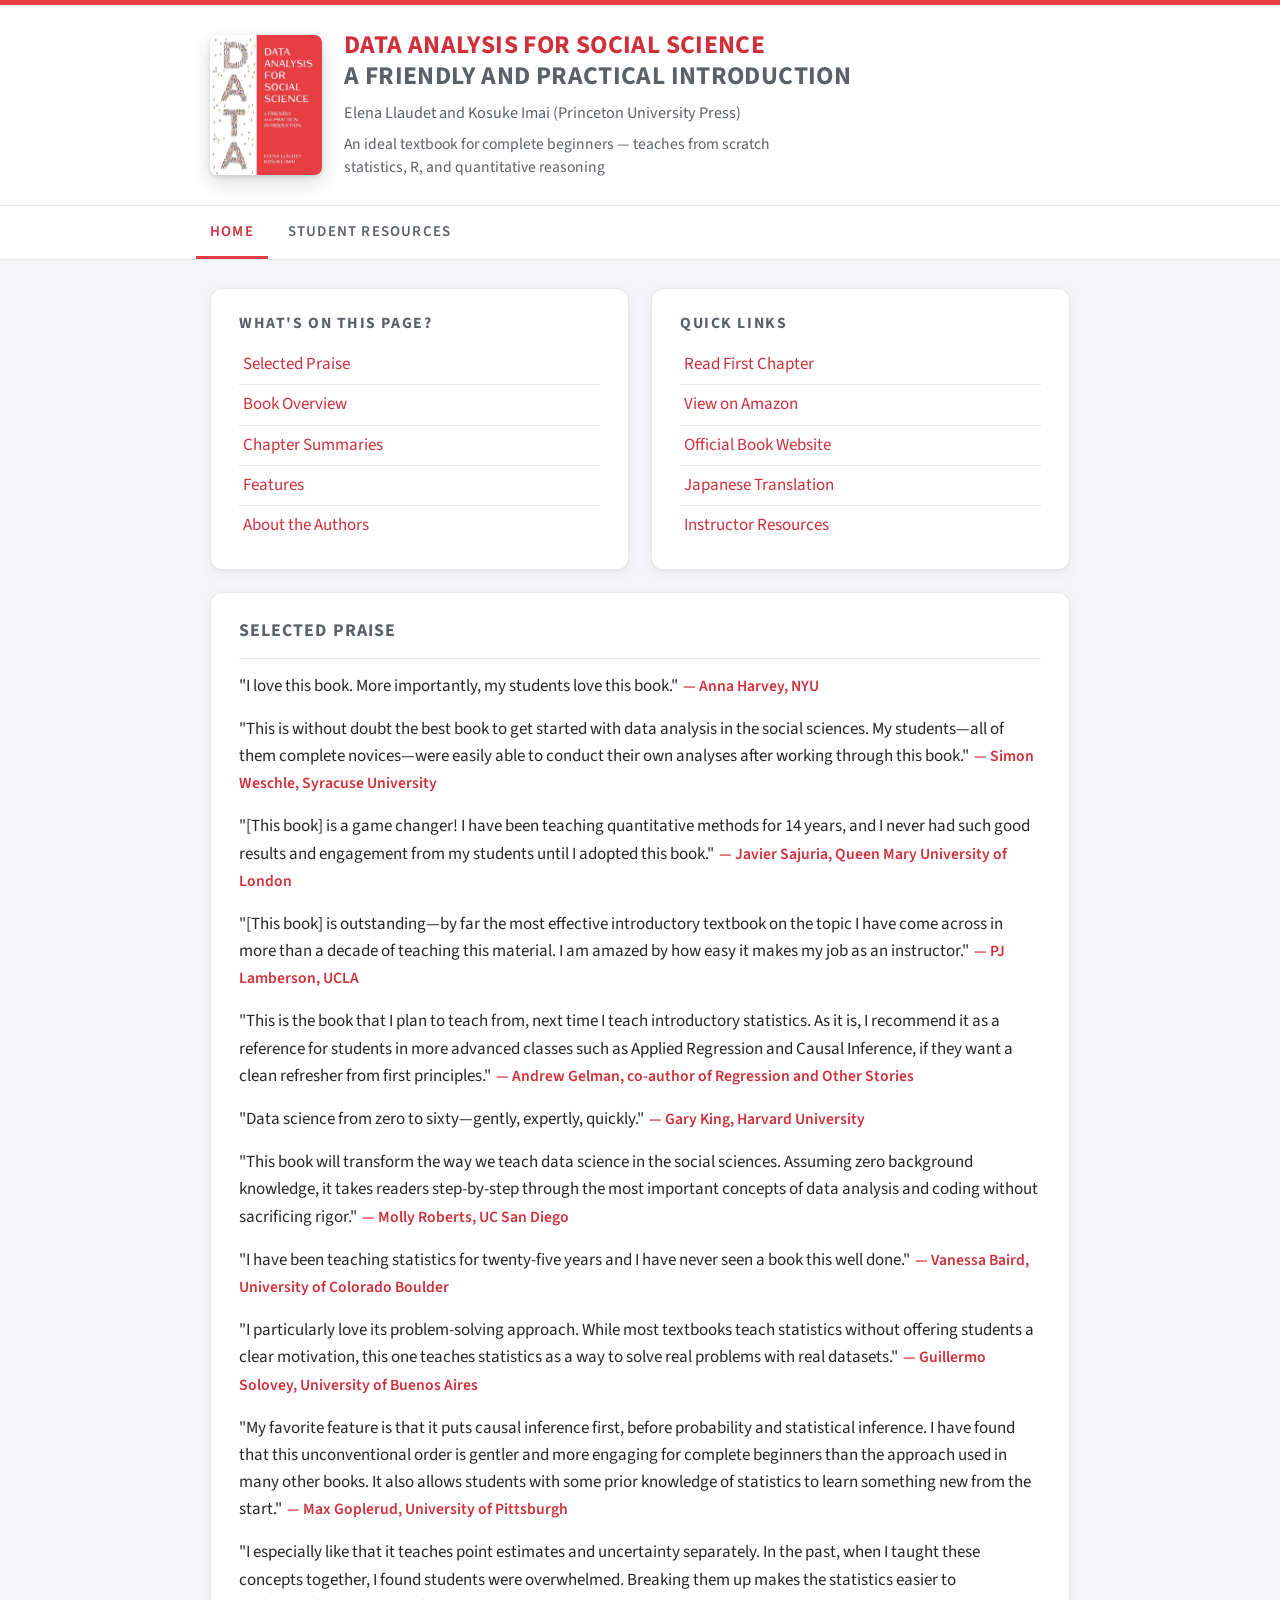
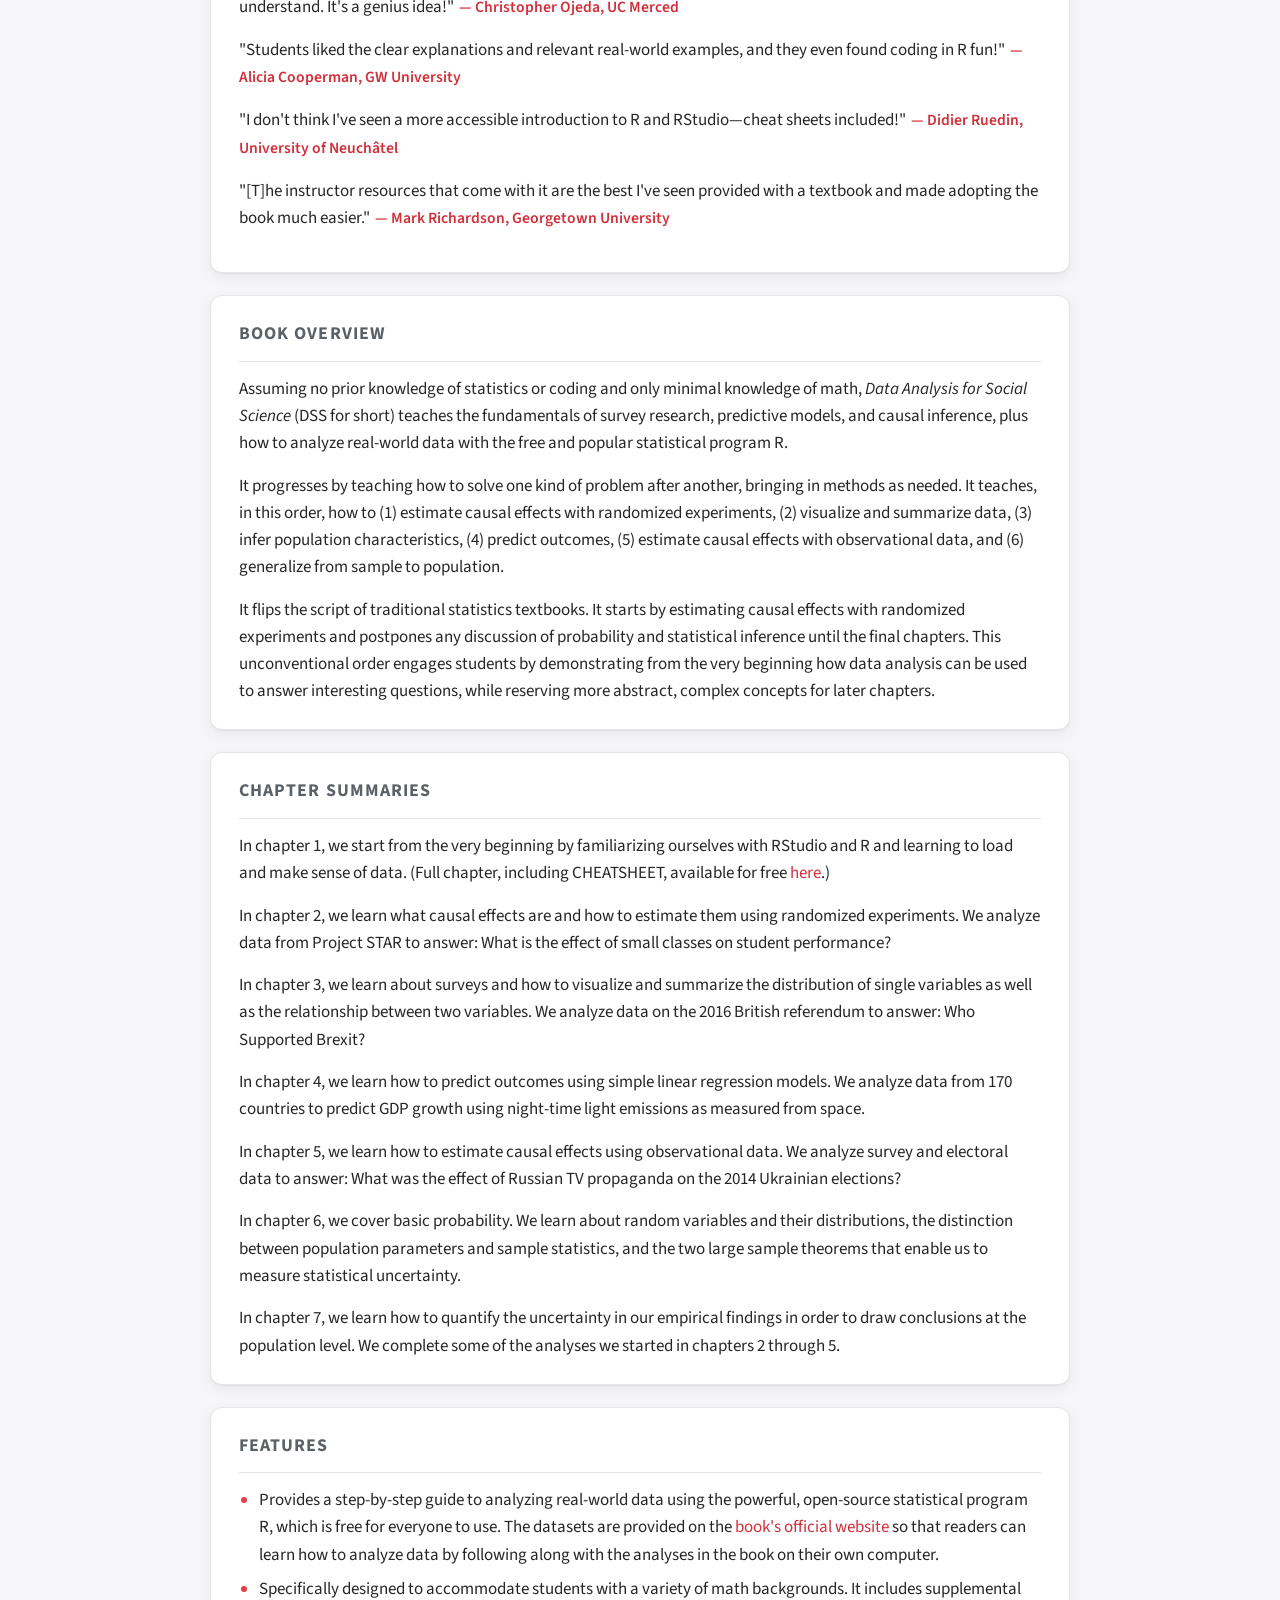
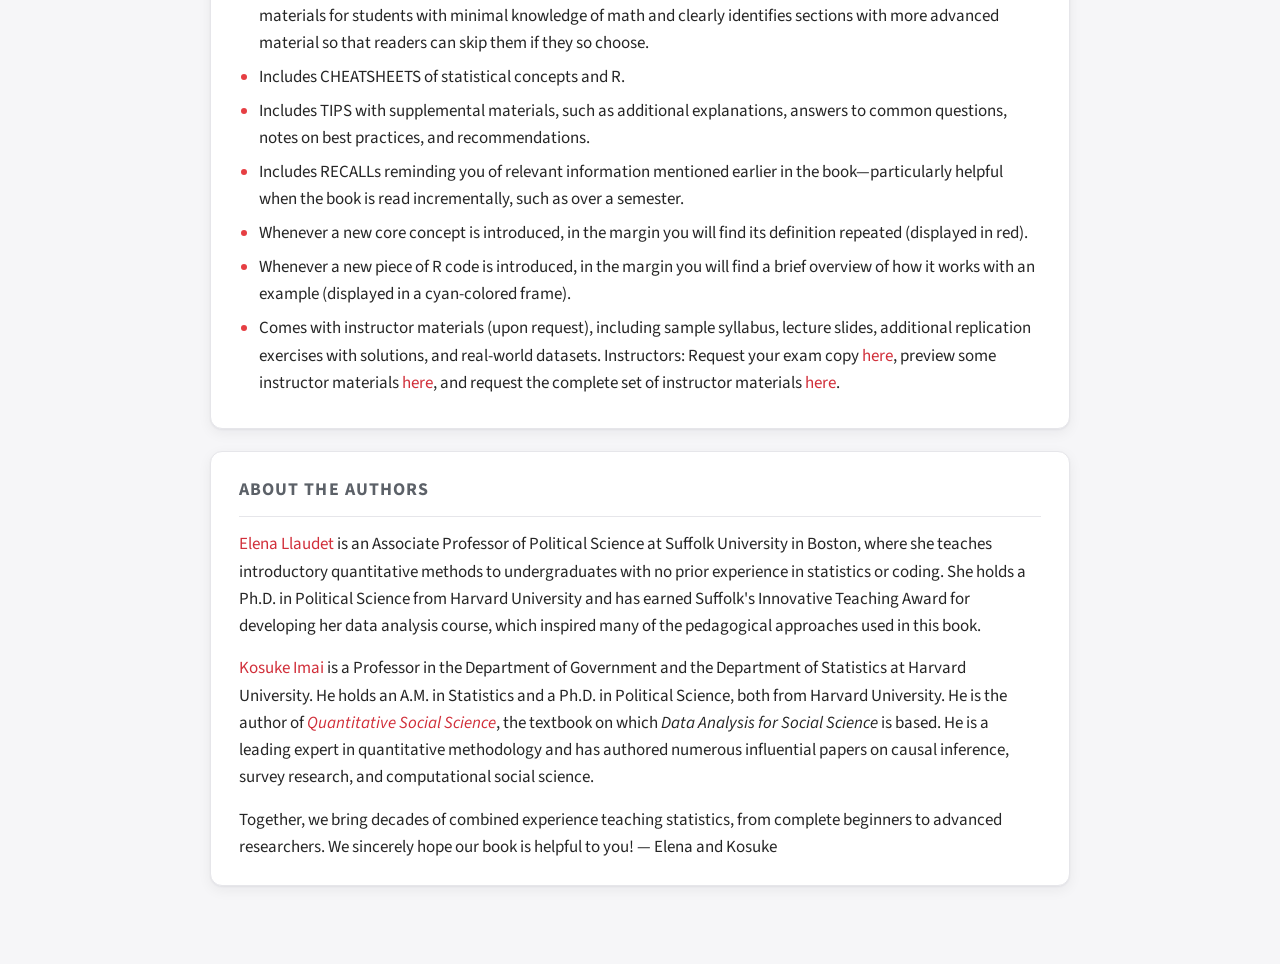
<file: index.html>
<!DOCTYPE html>
<html lang="en">
<head>
    <meta charset="UTF-8">
    <meta name="viewport" content="width=device-width, initial-scale=1.0">
    <title>Data Analysis for Social Science</title>

    <!-- Font (Source Sans 3) and shared styles. All styling lives in styles.css -->
    <link rel="preconnect" href="https://fonts.googleapis.com">
    <link rel="preconnect" href="https://fonts.gstatic.com" crossorigin>
    <link href="https://fonts.googleapis.com/css2?family=Source+Sans+3:ital,wght@0,400;0,600;0,700;1,400&display=swap" rel="stylesheet">
    <link rel="stylesheet" href="styles.css?v=6">

    <!-- Google Analytics Tag -->
    <script async src="https://www.googletagmanager.com/gtag/js?id=G-YEPLTYLL6H"></script>
    <script>
      window.dataLayer = window.dataLayer || [];
      function gtag(){dataLayer.push(arguments);}
      gtag('js', new Date());

      gtag('config', 'G-YEPLTYLL6H');
    </script>
</head>

<!-- Body -->
<body>

    <div class="header">
        <img src="images/DSS_cover.png" alt="Cover of Data Analysis for Social Science">
        <div class="header-content">
            <h1>DATA ANALYSIS FOR SOCIAL SCIENCE</h1>
            <h2>A FRIENDLY AND PRACTICAL INTRODUCTION</h2>
            <h2>Elena Llaudet and Kosuke Imai <span class="press">(Princeton University Press)</span></h2>
            <h3><span class="phone-only">An ideal book for beginners</span><span class="desk-only">An ideal textbook for complete beginners — teaches from scratch<br>statistics, R, and quantitative reasoning</span></h3>
        </div>
    </div>

    <nav class="nav">
        <a href="https://ellaudet.github.io/dss_book/" class="nav-link active">HOME</a>
        <a href="https://ellaudet.github.io/dss_book/student_resources_by_type/" class="nav-link">STUDENT RESOURCES</a>
    </nav>

    <!-- Content Section -->
    <div class="content">
    <div class="main-container">

        <div class="container-row">
            <div class="container-half">
                <p class="eyebrow">What's On This Page?</p>
                <ul class="link-list">
                    <li><a href="#praise">Selected Praise</a></li>
                    <li><a href="#overview">Book Overview</a></li>
                    <li><a href="#chapters">Chapter Summaries</a></li>
                    <li><a href="#features">Features</a></li>
                    <li><a href="#authors">About the Authors</a></li>
                </ul>
            </div>

            <div class="container-half">
                <p class="eyebrow">Quick Links</p>
                <ul class="link-list">
				<li><a href="https://press.princeton.edu/books/paperback/9780691199436/data-analysis-for-social-science#preview" target="_blank">Read First Chapter</a></li>
				<li><a href="https://www.amazon.com/dp/0691199434" target="_blank">View on Amazon</a></li>
				<li><a href="https://press.princeton.edu/books/paperback/9780691199436/data-analysis-for-social-science" target="_blank">Official Book Website</a></li>
				<li><a href="https://www.iwanami.co.jp/book/b656062.html" target="_blank">Japanese Translation</a></li>
				<li><a href="https://ellaudet.github.io/dss_instructor_resources" target="_blank">Instructor Resources</a></li>
			</ul>
            </div>
        </div>

<section class="card">
<h2 class="highlight"><a id="praise">SELECTED PRAISE</a></h2>
<p class="quote">"I love this book. More importantly, my students love this book."<span class="attr">— Anna Harvey, NYU</span></p>
<p class="quote">"This is without doubt the best book to get started with data analysis in the social sciences. My students—all of them complete novices—were easily able to conduct their own analyses after working through this book."<span class="attr">— Simon Weschle, Syracuse University</span></p>
<p class="quote">"[This book] is a game changer! I have been teaching quantitative methods for 14 years, and I never had such good results and engagement from my students until I adopted this book."<span class="attr">— Javier Sajuria, Queen Mary University of London</span></p>
<p class="quote">"[This book] is outstanding—by far the most effective introductory textbook on the topic I have come across in more than a decade of teaching this material. I am amazed by how easy it makes my job as an instructor."<span class="attr">— PJ Lamberson, UCLA</span></p>
<p class="quote">"This is the book that I plan to teach from, next time I teach introductory statistics. As it is, I recommend it as a reference for students in more advanced classes such as Applied Regression and Causal Inference, if they want a clean refresher from first principles."<span class="attr">— Andrew Gelman, co-author of Regression and Other Stories</span></p>
<p class="quote">"Data science from zero to sixty—gently, expertly, quickly."<span class="attr">— Gary King, Harvard University</span></p>
<p class="quote">"This book will transform the way we teach data science in the social sciences. Assuming zero background knowledge, it takes readers step-by-step through the most important concepts of data analysis and coding without sacrificing rigor."<span class="attr">— Molly Roberts, UC San Diego</span></p>
<p class="quote">"I have been teaching statistics for twenty-five years and I have never seen a book this well done."<span class="attr">— Vanessa Baird, University of Colorado Boulder</span></p>
<p class="quote">"I particularly love its problem-solving approach. While most textbooks teach statistics without offering students a clear motivation, this one teaches statistics as a way to solve real problems with real datasets."<span class="attr">— Guillermo Solovey, University of Buenos Aires</span></p>
<p class="quote">"My favorite feature is that it puts causal inference first, before probability and statistical inference. I have found that this unconventional order is gentler and more engaging for complete beginners than the approach used in many other books. It also allows students with some prior knowledge of statistics to learn something new from the start."<span class="attr">— Max Goplerud, University of Pittsburgh</span></p>
<p class="quote">"I especially like that it teaches point estimates and uncertainty separately. In the past, when I taught these concepts together, I found students were overwhelmed. Breaking them up makes the statistics easier to understand. It's a genius idea!"<span class="attr">— Christopher Ojeda, UC Merced</span></p>
<p class="quote">"Students liked the clear explanations and relevant real-world examples, and they even found coding in R fun!"<span class="attr">— Alicia Cooperman, GW University</span></p>
<p class="quote">"I don't think I've seen a more accessible introduction to R and RStudio—cheat sheets included!"<span class="attr">— Didier Ruedin, University of Neuchâtel</span></p>
<p class="quote">"[T]he instructor resources that come with it are the best I've seen provided with a textbook and made adopting the book much easier."<span class="attr">— Mark Richardson, Georgetown University</span></p>
</section>

<section class="card">
<h2 class="highlight"><a id="overview">BOOK OVERVIEW</a></h2>
        <p>Assuming no prior knowledge of statistics or coding and only minimal knowledge of math, <em>Data Analysis for Social Science</em> (DSS for short) teaches the fundamentals of survey research, predictive models, and causal inference, plus how to analyze real-world data with the free and popular statistical program R.</p>
        <p>It progresses by teaching how to solve one kind of problem after another, bringing in methods as needed. It teaches, in this order, how to (1) estimate causal effects with randomized experiments, (2) visualize and summarize data, (3) infer population characteristics, (4) predict outcomes, (5) estimate causal effects with observational data, and (6) generalize from sample to population.</p>
        <p>It flips the script of traditional statistics textbooks. It starts by estimating causal effects with randomized experiments and postpones any discussion of probability and statistical inference until the final chapters. This unconventional order engages students by demonstrating from the very beginning how data analysis can be used to answer interesting questions, while reserving more abstract, complex concepts for later chapters.</p>
</section>

<section class="card">
<h2 class="highlight"><a id="chapters">CHAPTER SUMMARIES</a></h2>
        <p>In chapter 1, we start from the very beginning by familiarizing ourselves with RStudio and R and learning to load and make sense of data. (Full chapter, including CHEATSHEET, available for free <a href="https://press.princeton.edu/books/paperback/9780691199436/data-analysis-for-social-science#preview" target="_blank">here</a>.)</p>
        <p>In chapter 2, we learn what causal effects are and how to estimate them using randomized experiments. We analyze data from Project STAR to answer: What is the effect of small classes on student performance?</p>
        <p>In chapter 3, we learn about surveys and how to visualize and summarize the distribution of single variables as well as the relationship between two variables. We analyze data on the 2016 British referendum to answer: Who Supported Brexit?</p>
        <p>In chapter 4, we learn how to predict outcomes using simple linear regression models. We analyze data from 170 countries to predict GDP growth using night-time light emissions as measured from space.</p>
        <p>In chapter 5, we learn how to estimate causal effects using observational data. We analyze survey and electoral data to answer: What was the effect of Russian TV propaganda on the 2014 Ukrainian elections?</p>
        <p>In chapter 6, we cover basic probability. We learn about random variables and their distributions, the distinction between population parameters and sample statistics, and the two large sample theorems that enable us to measure statistical uncertainty.</p>
        <p>In chapter 7, we learn how to quantify the uncertainty in our empirical findings in order to draw conclusions at the population level. We complete some of the analyses we started in chapters 2 through 5.</p>
</section>

<section class="card">
<h2 class="highlight"><a id="features">FEATURES</a></h2>
        <ul>
            <li><p>Provides a step-by-step guide to analyzing real-world data using the powerful, open-source statistical program R, which is free for everyone to use. The datasets are provided on the <a href="https://press.princeton.edu/student-resources/data-analysis-for-social-science" target="_blank">book's official website</a> so that readers can learn how to analyze data by following along with the analyses in the book on their own computer.</p></li>
            <li><p>Specifically designed to accommodate students with a variety of math backgrounds. It includes supplemental materials for students with minimal knowledge of math and clearly identifies sections with more advanced material so that readers can skip them if they so choose.</p></li>
            <li><p>Includes CHEATSHEETS of statistical concepts and R.</p></li>
            <li><p>Includes TIPS with supplemental materials, such as additional explanations, answers to common questions, notes on best practices, and recommendations.</p></li>
            <li><p>Includes RECALLs reminding you of relevant information mentioned earlier in the book—particularly helpful when the book is read incrementally, such as over a semester.</p></li>
            <li><p>Whenever a new core concept is introduced, in the margin you will find its definition repeated (displayed in red).</p></li>
            <li><p>Whenever a new piece of R code is introduced, in the margin you will find a brief overview of how it works with an example (displayed in a cyan-colored frame).</p></li>
            <li><p>Comes with instructor materials (upon request), including sample syllabus, lecture slides, additional replication exercises with solutions, and real-world datasets. Instructors: Request your exam copy <a href="https://orderexamcopy.com/?CampaignId=d2be8db9-2fa8-4431-99a5-2cc81d4ff9a5&amp;j=633191&amp;sfmc_sub=104343297&amp;l=309_HTML&amp;u=15248376&amp;mid=100015110&amp;jb=51" target="_blank">here</a>, preview some instructor materials <a href="https://ellaudet.github.io/dss_instructor_resources/" target="_blank">here</a>, and request the complete set of instructor materials <a href="https://press.princeton.edu/instructor-resources/data-analysis-for-social-science" target="_blank">here</a>.</p></li>
        </ul>
</section>

<section class="card">
<h2 class="highlight"><a id="authors">ABOUT THE AUTHORS</a></h2>
<p><a href="https://ellaudet.github.io/" target="_blank">Elena Llaudet</a> is an Associate Professor of Political Science at Suffolk University in Boston, where she teaches introductory quantitative methods to undergraduates with no prior experience in statistics or coding. 
	   She holds a Ph.D. in Political Science from Harvard University and has earned Suffolk's Innovative Teaching Award for developing her data analysis course, which inspired many of the pedagogical approaches used in this book.</p>
<p><a href="https://imai.fas.harvard.edu/" target="_blank">Kosuke Imai</a> is a Professor in the Department of Government and the Department of Statistics 
	at Harvard University. He holds an A.M. in Statistics and a Ph.D. in Political Science, both from Harvard University. 
	He is the author of <em><a href="https://press.princeton.edu/books/hardcover/9780691167039/quantitative-social-science" target="_blank">Quantitative Social Science</a></em>, the textbook on which <em>Data Analysis for Social Science</em> is based. 
	He is a leading expert in quantitative methodology and has authored numerous influential papers on causal inference, survey research, and computational social science.</p>
<p>Together, we bring decades of combined experience teaching statistics, from complete beginners to advanced researchers. We sincerely hope our book is helpful to you! — Elena and Kosuke</p>
</section>

    </div>
    </div>

<script>
    // Only add target="_blank" to links that are NOT navigation links and don't start with '#' or 'mailto:'
    document.querySelectorAll('a:not(.nav-link)').forEach(link => {
        // Check if the link does not start with '#' or 'mailto:'
        if (!link.getAttribute('href').startsWith('#') && !link.getAttribute('href').startsWith('mailto:')) {
            link.setAttribute('target', '_blank');
        }
    });
</script>

</body>
</html>
</file>
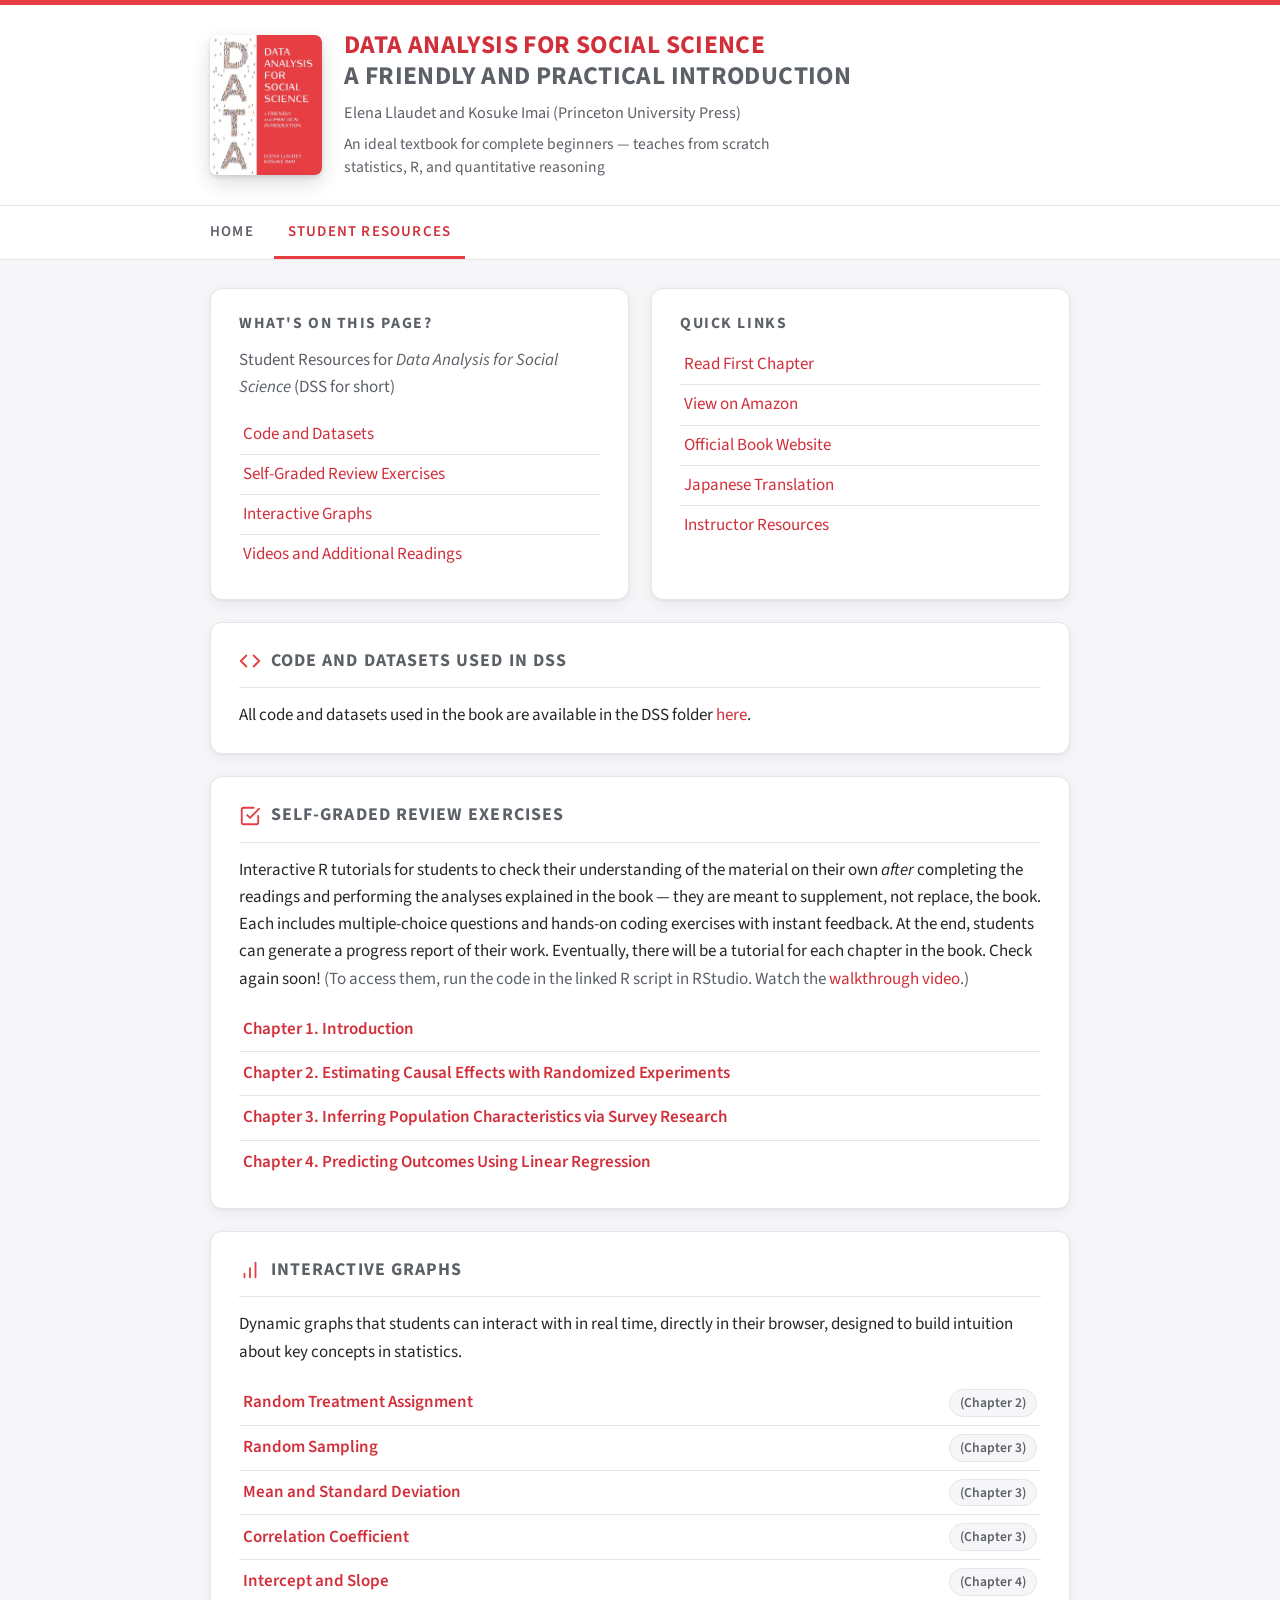
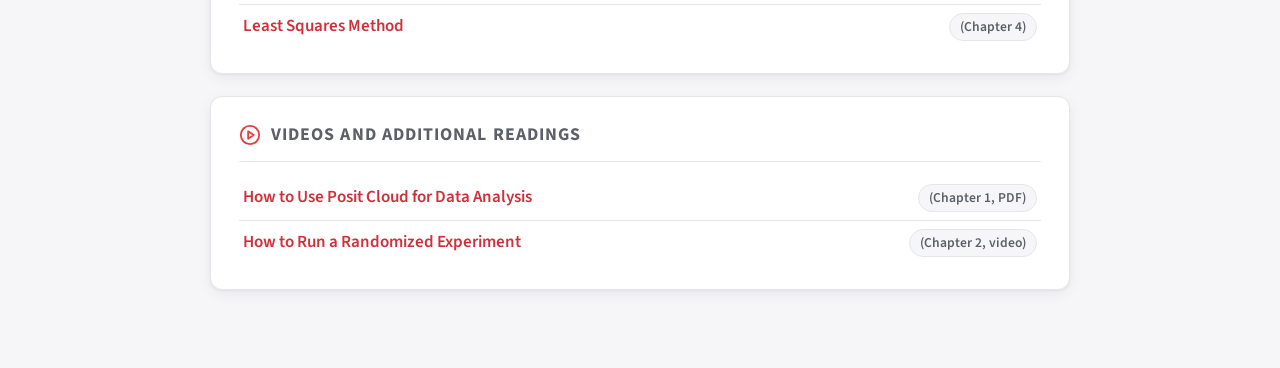
<file: student_resources_by_type/index.html>
<!DOCTYPE html>
<html lang="en">
<head>
    <meta charset="UTF-8">
    <meta name="viewport" content="width=device-width, initial-scale=1.0">
    <title>DSS Student Resources</title>

    <!-- Font (Source Sans 3) and shared styles. All styling lives in styles.css -->
    <link rel="preconnect" href="https://fonts.googleapis.com">
    <link rel="preconnect" href="https://fonts.gstatic.com" crossorigin>
    <link href="https://fonts.googleapis.com/css2?family=Source+Sans+3:ital,wght@0,400;0,600;0,700;1,400&display=swap" rel="stylesheet">
    <link rel="stylesheet" href="../styles.css?v=6">

    <!-- Google Analytics Tag -->
    <script async src="https://www.googletagmanager.com/gtag/js?id=G-YEPLTYLL6H"></script>
    <script>
      window.dataLayer = window.dataLayer || [];
      function gtag(){dataLayer.push(arguments);}
      gtag('js', new Date());

      gtag('config', 'G-YEPLTYLL6H');
    </script>
</head>

<!-- Body -->
<body>

    <div class="header">
        <img src="../images/DSS_cover.png" alt="Cover of Data Analysis for Social Science">
        <div class="header-content">
            <h1>DATA ANALYSIS FOR SOCIAL SCIENCE</h1>
            <h2>A FRIENDLY AND PRACTICAL INTRODUCTION</h2>
            <h2>Elena Llaudet and Kosuke Imai <span class="press">(Princeton University Press)</span></h2>
            <h3><span class="phone-only">An ideal book for beginners</span><span class="desk-only">An ideal textbook for complete beginners — teaches from scratch<br>statistics, R, and quantitative reasoning</span></h3>
        </div>
    </div>

    <nav class="nav">
        <a href="https://ellaudet.github.io/dss_book/" class="nav-link">HOME</a>
        <a href="#" class="nav-link active">STUDENT RESOURCES</a>
    </nav>

    <!-- Content Section -->
    <div class="content">
    <div class="main-container">

        <div class="container-row">
            <div class="container-half">
                <p class="eyebrow">What's On This Page?</p>
                <p class="lede">Student Resources for <em>Data Analysis for Social Science</em> (DSS for short)</p>
                <ul class="link-list">
                    <li><a href="#code-data">Code and Datasets</a></li>
                    <li><a href="#exercises">Self-Graded Review Exercises</a></li>
                    <li><a href="#interactive">Interactive Graphs</a></li>
                    <li><a href="#other">Videos and Additional Readings</a></li>
                </ul>
            </div>

            <div class="container-half">
                <p class="eyebrow">Quick Links</p>
                <ul class="link-list">
				<li><a href="https://press.princeton.edu/books/paperback/9780691199436/data-analysis-for-social-science#preview" target="_blank">Read First Chapter</a></li>
				<li><a href="https://www.amazon.com/dp/0691199434" target="_blank">View on Amazon</a></li>
				<li><a href="https://press.princeton.edu/books/paperback/9780691199436/data-analysis-for-social-science" target="_blank">Official Book Website</a></li>
				<li><a href="https://www.iwanami.co.jp/book/b656062.html" target="_blank">Japanese Translation</a></li>
				<li><a href="https://ellaudet.github.io/dss_instructor_resources" target="_blank">Instructor Resources</a></li>
			</ul>
            </div>
        </div>

<section class="card">
<h2 class="highlight" id="code-data"><span class="icon" aria-hidden="true"><svg viewBox="0 0 24 24"><polyline points="16 18 22 12 16 6"/><polyline points="8 6 2 12 8 18"/></svg></span>CODE AND DATASETS USED IN DSS</h2>
<p>All code and datasets used in the book are available in the DSS folder <a href="https://github.com/ellaudet/DSS" target="_blank">here</a>.</p>
</section>

<section class="card">
<h2 class="highlight" id="exercises"><span class="icon" aria-hidden="true"><svg viewBox="0 0 24 24"><polyline points="9 11 12 14 22 4"/><path d="M21 12v7a2 2 0 0 1-2 2H5a2 2 0 0 1-2-2V5a2 2 0 0 1 2-2h11"/></svg></span>SELF-GRADED REVIEW EXERCISES</h2>
<p> Interactive R tutorials for students to check their understanding of the material on their own <em>after</em> completing the readings and performing the analyses explained in the book — they are meant to supplement, not replace, the book.
Each includes multiple-choice questions and hands-on coding exercises with instant feedback. At the end, students can generate a progress report of their work.
Eventually, there will be a tutorial for each chapter in the book. Check again soon! <span class="note">(To access them, run the code in the linked R script in RStudio. 
    Watch the <a href="https://youtu.be/BnXqxeKAo4Q?feature=shared" target="_blank">walkthrough video</a>.)</span></p>		
<ul class="resources">
<li><a href="https://www.dropbox.com/scl/fi/5gnrm17uni0sk23g9z9qp/DSS_Review_Exercises_Chapter1.R?rlkey=x4ex3hpktstra2omm3u2kl8qk&st=f4jk3ck5&dl=0" target="_blank">Chapter 1. Introduction</a></li>
<li><a href="https://www.dropbox.com/scl/fi/h4jmt9xin4lb053gasv6n/DSS_Review_Exercises_Chapter2.R?rlkey=pzhmrder8kr7e0hqvk68988e7&st=lkrmhop5&dl=0" target="_blank">Chapter 2. Estimating Causal Effects with Randomized Experiments</a></li>
<li><a href="https://www.dropbox.com/scl/fi/cnruzhpz6b2t9ai9apea5/DSS_Review_Exercises_Chapter3.R?rlkey=ekd3kp4sng1ssu980lplj6ewu&st=gt08ftjj&dl=0" target="_blank">Chapter 3. Inferring Population Characteristics via Survey Research</a></li>
<li><a href="https://www.dropbox.com/scl/fi/ax98546w43ecxjatvdryo/DSS_Review_Exercises_Chapter4.R?rlkey=e6ub5cm9ibr8mg3tbenj3m3n9&dl=0" target="_blank">Chapter 4. Predicting Outcomes Using Linear Regression</a></li>
</ul>
</section>

<section class="card">
<h2 class="highlight" id="interactive"><span class="icon" aria-hidden="true"><svg viewBox="0 0 24 24"><line x1="12" y1="20" x2="12" y2="10"/><line x1="18" y1="20" x2="18" y2="4"/><line x1="6" y1="20" x2="6" y2="16"/></svg></span>INTERACTIVE GRAPHS</h2>
<p>Dynamic graphs that students can interact with in real time, directly in their browser, designed to build intuition about key concepts in statistics.</p>

<ul class="resources">
<li><a href="https://ellaudet.github.io/graphs/random_assignment.html" target="_blank">Random Treatment Assignment</a> <span class="chapter-tag">(Chapter 2)</span></li>

<li><a href="https://ellaudet.github.io/graphs/random_sampling.html" target="_blank">Random Sampling</a> <span class="chapter-tag">(Chapter 3)</span></li>

<li><a href="https://ellaudet.github.io/graphs/mean_sd.html" target="_blank">Mean and Standard Deviation</a>  <span class="chapter-tag">(Chapter 3)</span></li>

<li><a href="https://ellaudet.github.io/graphs/correlation.html" target="_blank">Correlation Coefficient</a> <span class="chapter-tag">(Chapter 3)</span></li>

<li><a href="https://ellaudet.github.io/graphs/intercept_slope.html" target="_blank">Intercept and Slope</a> <span class="chapter-tag">(Chapter 4)</span></li>

<li><a href="https://ellaudet.github.io/graphs/least_squares.html" target="_blank">Least Squares Method</a> <span class="chapter-tag">(Chapter 4)</span></li>
	
</ul>
</section>

<section class="card">
<h2 class="highlight" id="other"><span class="icon" aria-hidden="true"><svg viewBox="0 0 24 24"><circle cx="12" cy="12" r="10"/><polygon points="10 8 16 12 10 16 10 8"/></svg></span>VIDEOS AND ADDITIONAL READINGS</h2>

<ul class="resources">
<li><a href="https://www.dropbox.com/scl/fi/5bk6q1hc9pih6f10s47fu/appendix_analyzing_data_in_the_cloud_using_posit_cloud.pdf?rlkey=vkhtjmdvxcihf77ukgdiraqoz&st=cbbam44k&dl=0" target="_blank">How to Use Posit Cloud for Data Analysis</a> <span class="chapter-tag">(Chapter 1, PDF)</span></li>
<li><a href="https://www.youtube.com/watch?v=hLhXCo2jQkg" target="_blank">How to Run a Randomized Experiment</a> <span class="chapter-tag">(Chapter 2, video)</span></li>
</ul>
</section>

    </div>
    </div>

<script>
    // Only add target="_blank" to links that are NOT navigation links and don't start with '#' or 'mailto:'
    document.querySelectorAll('a:not(.nav-link)').forEach(link => {
        // Check if the link does not start with '#' or 'mailto:'
        if (!link.getAttribute('href').startsWith('#') && !link.getAttribute('href').startsWith('mailto:')) {
            link.setAttribute('target', '_blank');
        }
    });
</script>

</body>
</html>
</file>
<file: styles.css>
/* ==========================================================================
   DSS book site — shared stylesheet
   Colors are taken from the book cover (coral #E63E43).
   To change the look site-wide, edit the variables below.
   ========================================================================== */

:root {
    --coral: #E63E43;          /* exact cover color: fills, rules, accents */
    --coral-text: #D12F3A;     /* slightly deeper coral for text/links (readable on white) */
    --coral-tint: #FDEEEF;     /* very light coral for hover backgrounds */
    --ink: #262626;            /* body text */
    --muted: #5C6168;          /* secondary text */
    --line: #E6E6EA;           /* hairlines and borders */
    --page: #F6F6F8;           /* page background */
    --card: #FFFFFF;           /* card background */
    --measure: 860px;          /* width of the content column */
    --radius: 12px;
    --shadow: 0 1px 2px rgba(20, 20, 30, 0.05), 0 4px 14px rgba(20, 20, 30, 0.06);
}

* { box-sizing: border-box; }

html {
    scroll-behavior: smooth;
}

[id] {
    scroll-margin-top: 76px;   /* keeps anchored headings clear of the sticky nav */
}

body {
    margin: 0;
    padding: 0;
    font-family: "Source Sans 3", "Segoe UI", "Helvetica Neue", Helvetica, Arial, sans-serif;
    font-size: 17px;
    line-height: 1.6;
    color: var(--ink);
    background: var(--page);
    -webkit-font-smoothing: antialiased;
}

a {
    color: var(--coral-text);
    text-decoration: none;
}

a:hover {
    text-decoration: underline;
}

a:focus-visible {
    outline: 2px solid var(--coral);
    outline-offset: 2px;
    border-radius: 3px;
}

/* ---------- Header ---------- */

.header {
    display: flex;
    align-items: center;
    gap: 22px;
    padding: 26px max(20px, calc((100% - var(--measure)) / 2));
    background: var(--card);
    border-top: 5px solid var(--coral);
    border-bottom: 1px solid var(--line);
}

.header img {
    flex: 0 0 auto;
    width: 112px;
    height: auto;
    border-radius: 7px;
    box-shadow: 0 2px 4px rgba(20, 20, 30, 0.12), 0 8px 20px rgba(20, 20, 30, 0.14);
}

.header-content {
    display: flex;
    flex-direction: column;
    justify-content: center;
}

.header-content h1,
.header-content h2,
.header-content h3 {
    margin: 0;
    padding: 0;
}

.header-content h1 {
    font-size: 1.5em;
    font-weight: 700;
    line-height: 1.15;
    letter-spacing: 0.015em;
    text-transform: uppercase;
    color: var(--coral-text);
}

.header-content h2 {
    font-weight: 400;
    color: var(--muted);
}

/* Tagline: same size, weight and spacing as the title, but gray */
.header-content h2:first-of-type {
    margin-top: 2px;
    font-size: 1.5em;
    font-weight: 700;
    line-height: 1.15;
    letter-spacing: 0.015em;
    color: var(--muted);
}

.header-content h2:nth-of-type(2) {
    margin-top: 8px;
    font-size: 0.95em;
}

.header-content h3 .phone-only {
    display: none;
}

.header-content h3 {
    margin-top: 8px;
    max-width: 540px;
    font-size: 0.92em;
    font-weight: 400;
    line-height: 1.45;
    color: var(--muted);
}

/* ---------- Navigation ---------- */

.nav {
    position: sticky;
    top: 0;
    z-index: 10;
    display: flex;
    flex-wrap: wrap;
    gap: 6px;
    padding: 0 max(20px, calc((100% - var(--measure)) / 2));
    background: rgba(255, 255, 255, 0.94);
    backdrop-filter: saturate(160%) blur(8px);
    -webkit-backdrop-filter: saturate(160%) blur(8px);
    border-bottom: 1px solid var(--line);
}

.nav a {
    display: inline-block;
    padding: 14px 14px 12px;
    margin-left: -14px;          /* aligns the first link's text with the content edge */
    font-size: 0.88em;
    font-weight: 600;
    letter-spacing: 0.08em;
    white-space: nowrap;
    color: var(--muted);
    border-bottom: 3px solid transparent;
}

.nav a + a {
    margin-left: 0;
}

.nav a:hover {
    color: var(--coral-text);
    text-decoration: none;
}

.nav a.active {
    color: var(--coral-text);
    border-bottom-color: var(--coral);
}

/* ---------- Page layout ---------- */

.content {
    padding: 28px 20px 56px;
}

.main-container {
    max-width: var(--measure);
    margin: 0 auto;
}

/* ---------- Cards ---------- */

.card,
.container-half {
    background: var(--card);
    border: 1px solid var(--line);
    border-radius: var(--radius);
    box-shadow: var(--shadow);
    padding: 24px 28px;
}

.card {
    margin-bottom: 22px;
}

.container-row {
    display: flex;
    gap: 22px;
    margin-bottom: 22px;
}

.container-half {
    flex: 1;
}

.card p,
.container-half p {
    margin: 0 0 0.9em;
}

.card p:last-child,
.card ul:last-child {
    margin-bottom: 0;
}

/* Section headings */

h2.highlight {
    display: flex;
    align-items: center;
    gap: 10px;
    margin: 0 0 14px;
    padding-bottom: 12px;
    font-size: 1.05em;
    font-weight: 700;
    letter-spacing: 0.06em;
    color: var(--muted);
    border-bottom: 1px solid var(--line);
    position: relative;
}

h2.highlight a {
    color: inherit;
}

h2.highlight a:hover {
    text-decoration: none;
}

h2.highlight .icon {
    display: inline-flex;
    flex: 0 0 auto;
    color: var(--coral);
}

h2.highlight .icon svg {
    width: 22px;
    height: 22px;
    fill: none;
    stroke: currentColor;
    stroke-width: 2;
    stroke-linecap: round;
    stroke-linejoin: round;
}

/* Label above the two top boxes */

.eyebrow {
    margin: 0 0 0;
    line-height: 1.3;
    font-size: 0.92em;
    font-weight: 700;
    letter-spacing: 0.1em;
    text-transform: uppercase;
    color: var(--muted);
}

.lede {
    color: var(--muted);
    margin: 0 0 6px;
}

/* ---------- Lists ---------- */

.card ul,
.container-half ul {
    margin: 0;
    padding-left: 1.2em;
}

.card ul li,
.container-half ul li {
    margin-bottom: 0.4em;
}

.card ul li::marker {
    color: var(--coral);
}

.card ul li > p {
    margin-bottom: 0;
}

/* Link lists (top boxes) */

.link-list {
    list-style: none;
    padding-left: 0 !important;
}

.link-list li {
    margin: 0 !important;
    border-bottom: 1px solid var(--line);
}

.link-list li:last-child {
    border-bottom: 0;
}

.link-list li:first-child a {
    padding-top: 4px;
}

.link-list a {
    display: block;
    padding: 6px 4px;
    border-radius: 6px;
}

.link-list a:hover {
    background: var(--coral-tint);
    text-decoration: none;
}

/* Resource rows (resources page) */

.resources {
    list-style: none;
    padding-left: 0 !important;
}

.resources li {
    margin: 0 !important;
    border-bottom: 1px solid var(--line);
}

.resources li:last-child {
    border-bottom: 0;
}

.resources li {
    display: flex;
    align-items: center;
    justify-content: space-between;
    gap: 14px;
    padding: 8px 4px;
}

.resources li > a {
    flex: 1;
    font-weight: 600;
}

.chapter-tag {
    flex: 0 0 auto;
    padding: 2px 10px;
    font-size: 0.8em;
    font-weight: 600;
    white-space: nowrap;
    color: var(--muted);
    background: var(--page);
    border: 1px solid var(--line);
    border-radius: 999px;
}

/* ---------- Praise quotes ---------- */

.quote {
    margin: 0 0 16px !important;
}

.quote .attr {
    display: inline;
    margin-left: 0.3em;
    font-size: 0.92em;
    font-weight: 600;
    color: var(--coral-text);
}

/* ---------- Mobile ---------- */

@media (max-width: 768px) {
    .container-row {
        flex-direction: column;
        gap: 18px;
    }

    .header {
        gap: 16px;
        padding-top: 20px;
        padding-bottom: 20px;
    }

    .header img {
        width: 84px;
    }

    .header-content h1 {
        font-size: 1.15em;
    }

    /* On phones, keep the header compact: the tagline is already on the cover image,
       and the publisher name is dropped so the title and authors are easy to read */
    .header-content h2:first-of-type,
    .header-content .press {
        display: none;
    }

    .header-content h2:nth-of-type(2) {
        margin-top: 6px;
    }

    /* On phones/tablets only the short opening of the description is shown,
       to keep the header easy to read */
    .header-content h3 {
        margin-top: 6px;
    }

    .header-content h3 .phone-only {
        display: inline;
    }

    .header-content h3 .desk-only {
        display: none;
    }

    .nav a {
        padding: 14px 12px 12px;
    }

    .card,
    .container-half {
        padding: 20px 18px;
    }

    .content {
        padding: 20px 14px 44px;
    }

    .resources li {
        flex-direction: column;
        align-items: flex-start;
        gap: 4px;
    }
}

/* Parenthetical notes inside paragraphs */
.note {
    color: var(--muted);
}
</file>
